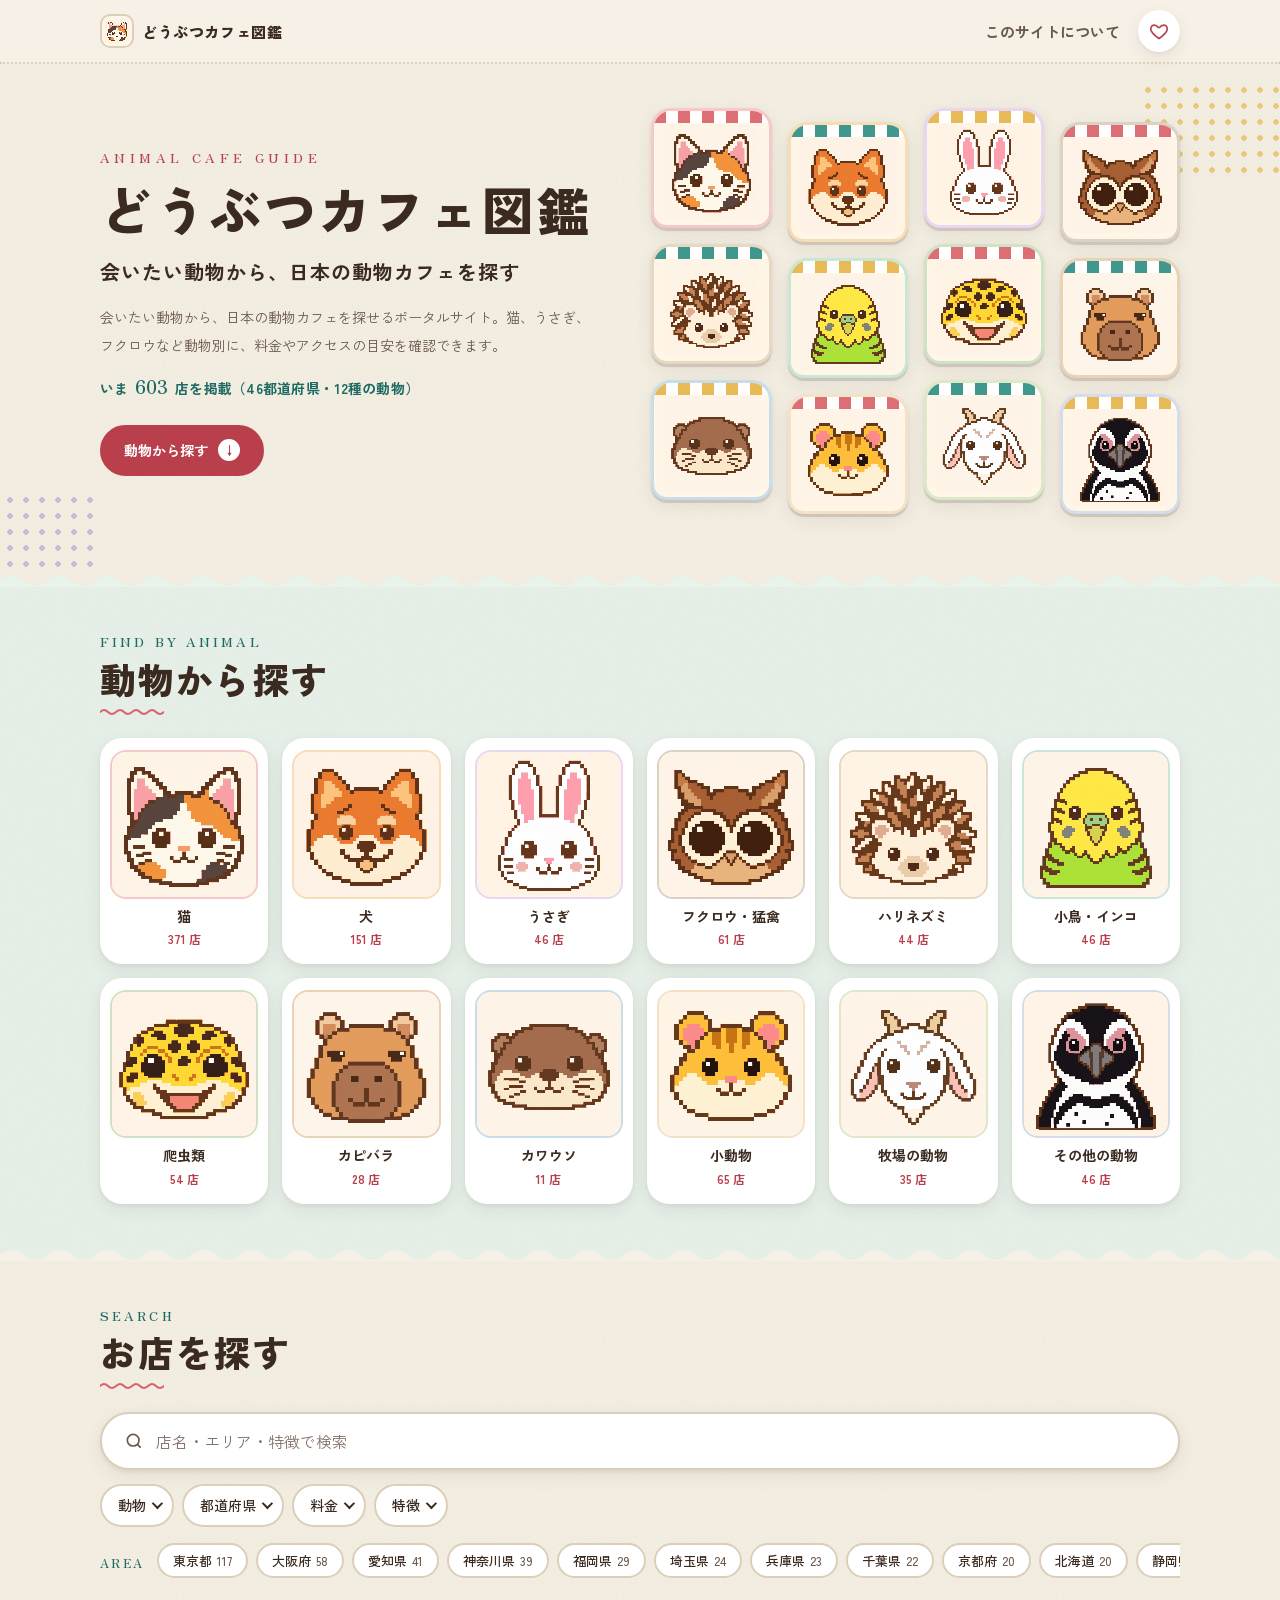
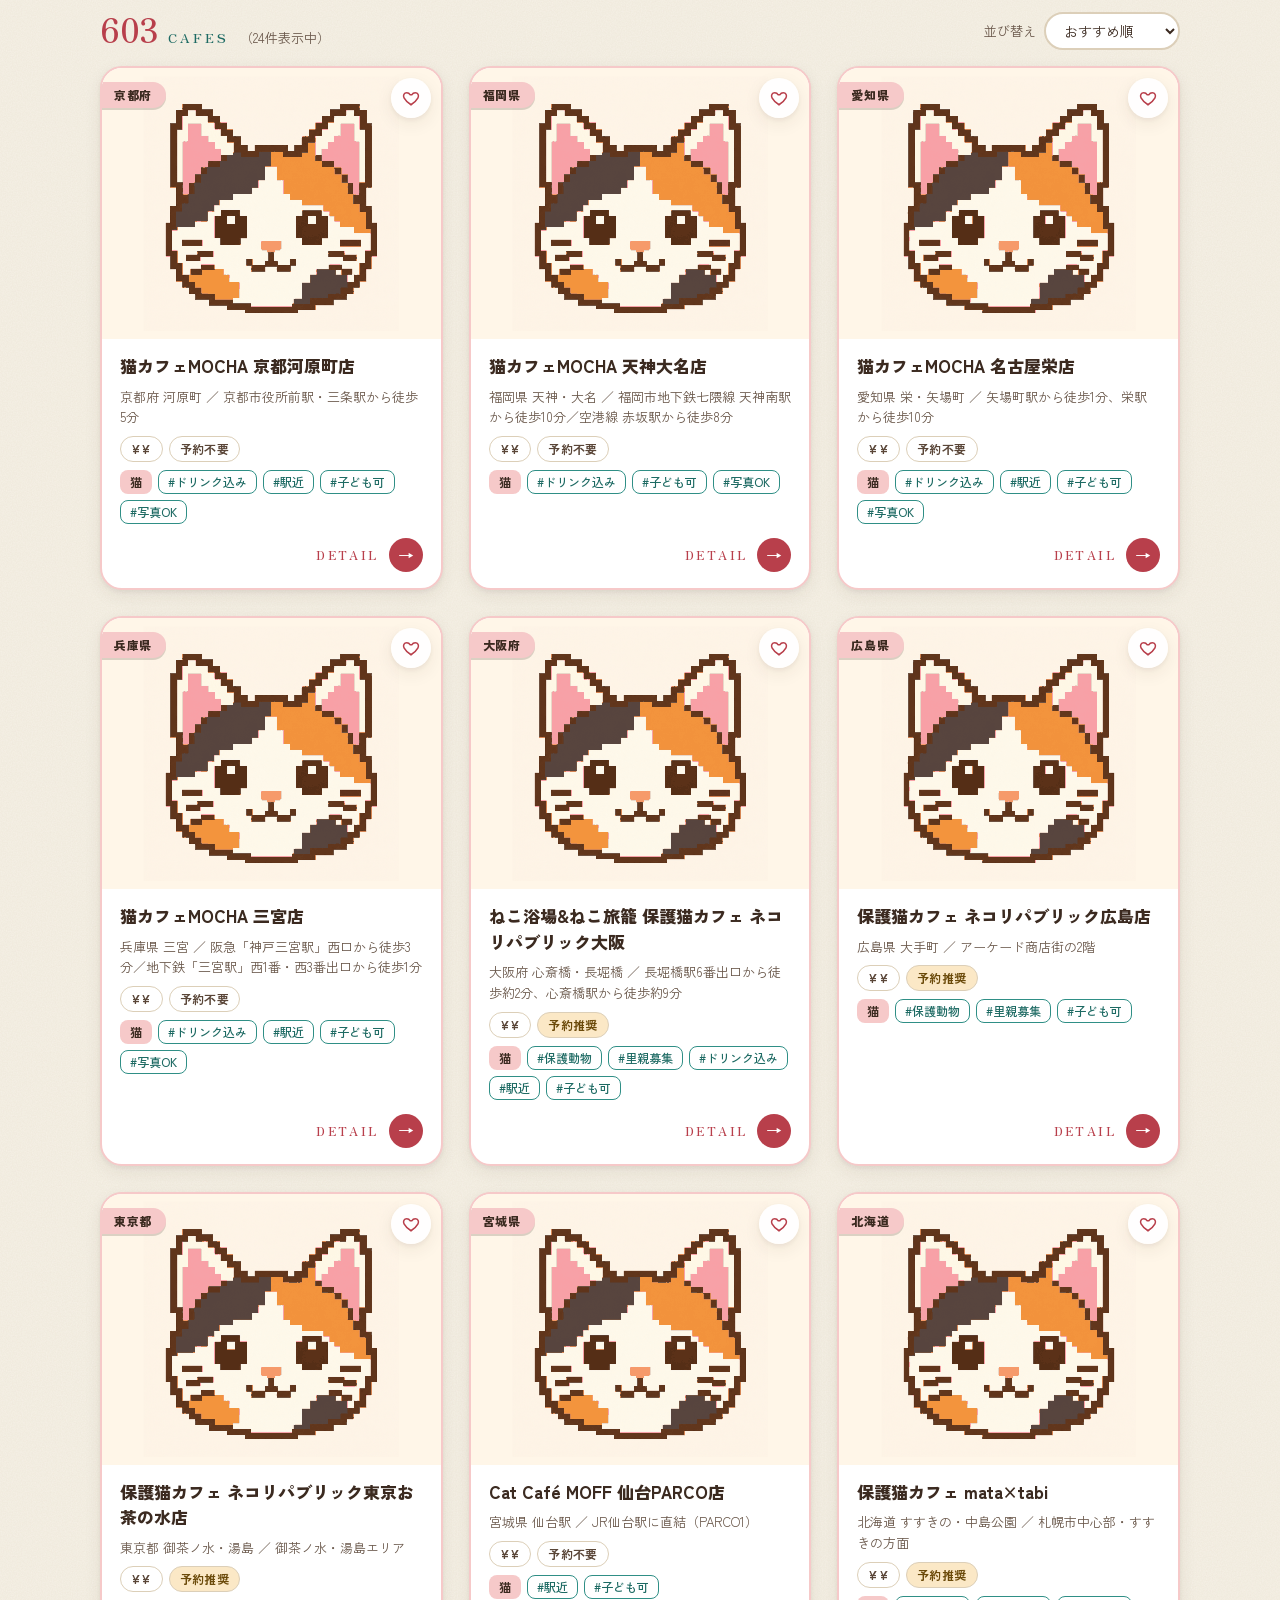
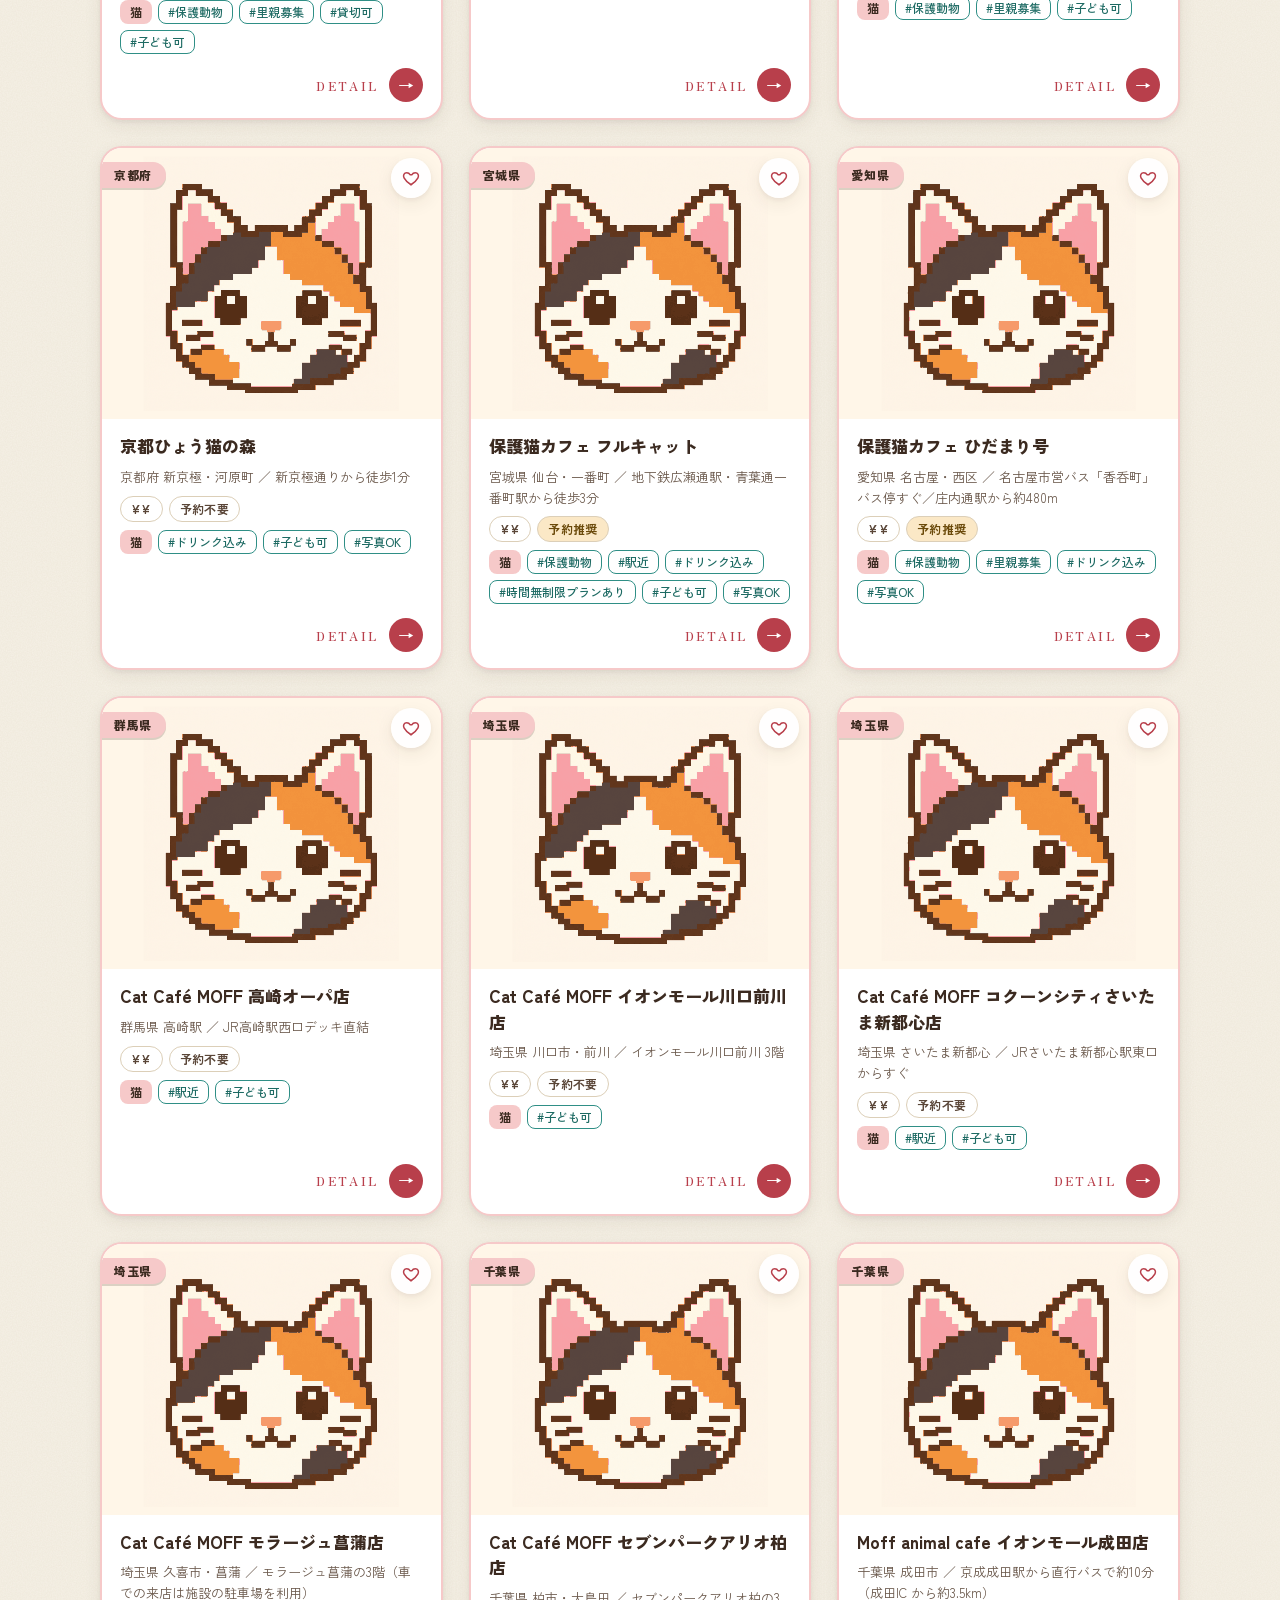
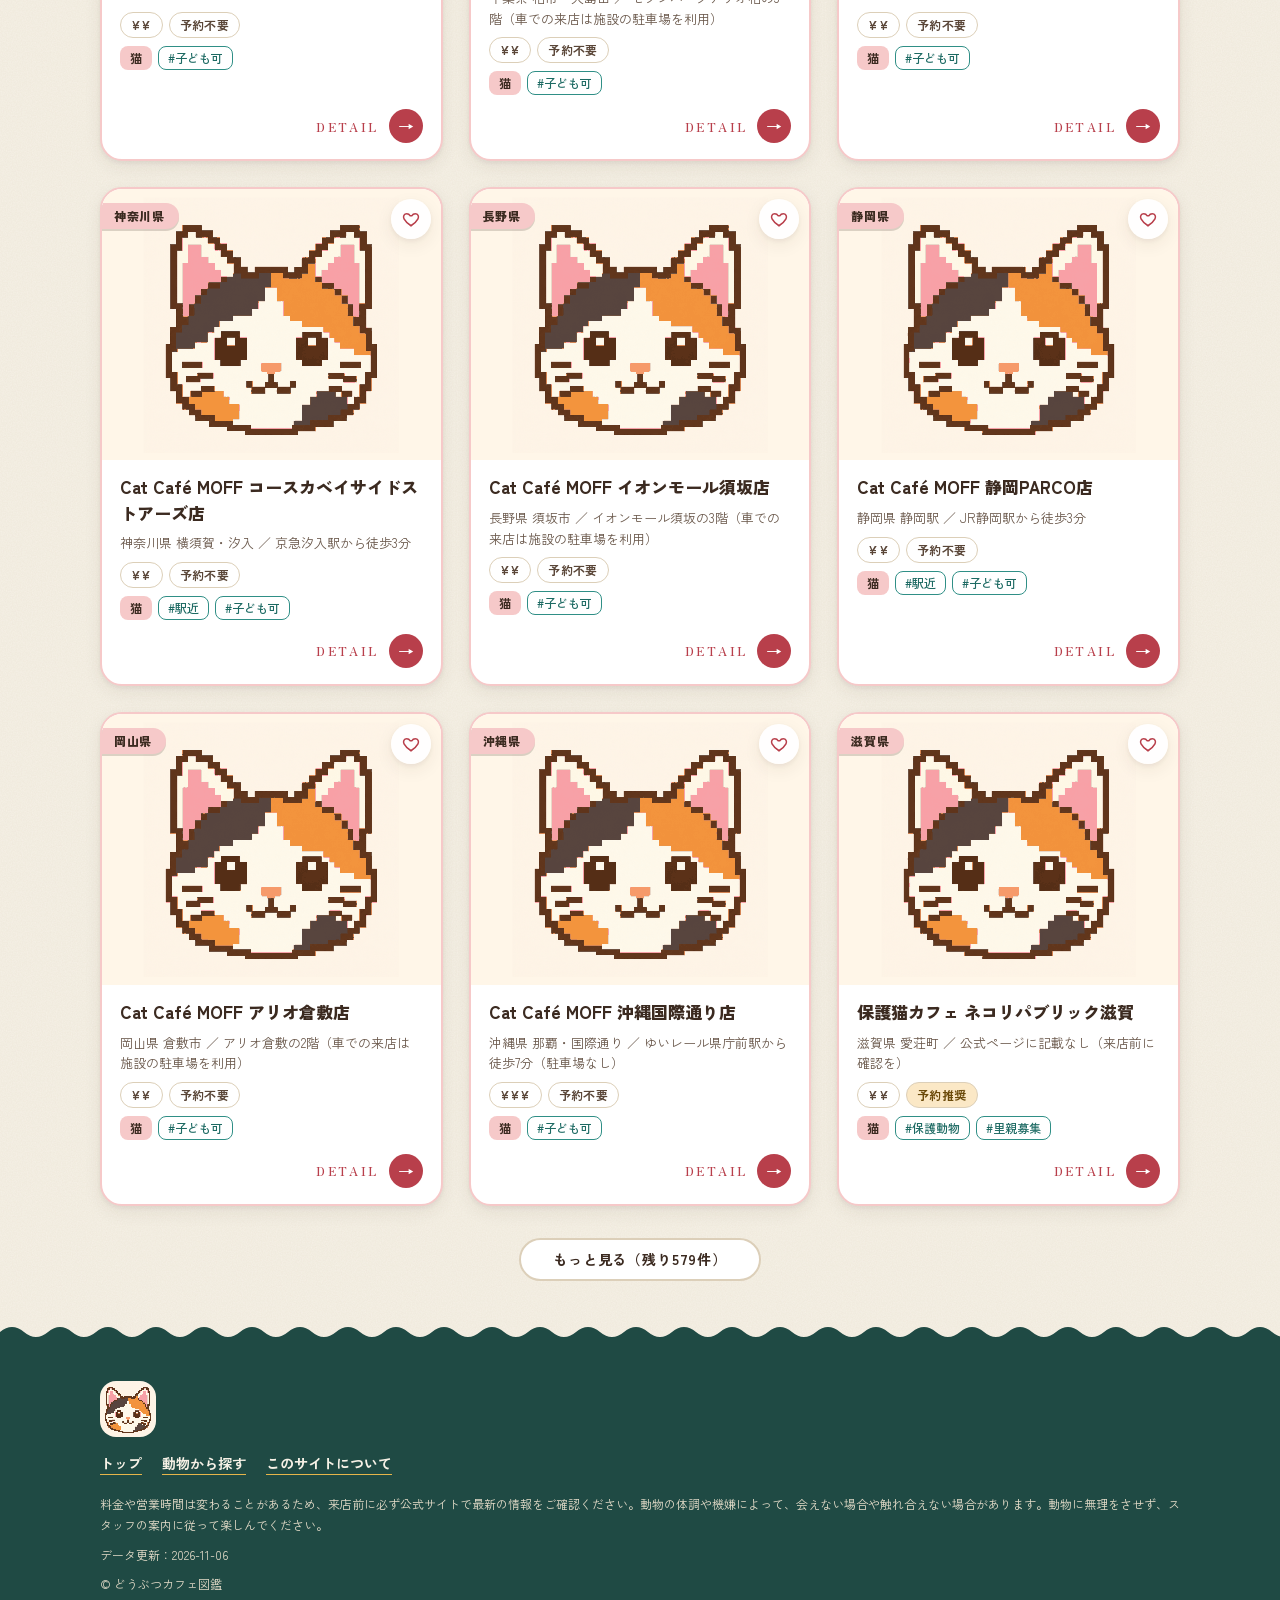
<file: site/index.html>
<!doctype html>
<html lang="ja">
<head>
<meta charset="utf-8">
<meta name="viewport" content="width=device-width, initial-scale=1">
<title>どうぶつカフェ図鑑</title>
<meta name="description" content="会いたい動物から、日本の動物カフェを探せるポータルサイト。猫、うさぎ、フクロウなど動物別に、料金やアクセスの目安を確認できます。">
<meta property="og:title" content="どうぶつカフェ図鑑">
<meta property="og:description" content="会いたい動物から、日本の動物カフェを探せるポータルサイト。猫、うさぎ、フクロウなど動物別に、料金やアクセスの目安を確認できます。">
<meta property="og:type" content="website">
<meta property="og:image" content="img/ogp.png">
<meta property="og:locale" content="ja_JP">
<meta name="twitter:card" content="summary_large_image">
<link rel="preconnect" href="https://fonts.googleapis.com">
<link rel="preconnect" href="https://fonts.gstatic.com" crossorigin>
<link href="https://fonts.googleapis.com/css2?family=Zen+Kaku+Gothic+New:wght@400;500;700;900&family=Zen+Old+Mincho:wght@500;700&display=swap" rel="stylesheet">
<link rel="icon" href="img/favicon.svg" type="image/svg+xml">
<link rel="stylesheet" href="css/style.css">
<!-- Google AdSense -->
<script async src="https://pagead2.googlesyndication.com/pagead/js/adsbygoogle.js?client=ca-pub-9990610420404495" crossorigin="anonymous"></script>
</head>
<body data-page="index">
<div id="app"></div>
<script src="data.js"></script>
<script src="js/app.js"></script>
</body>
</html>
</file>
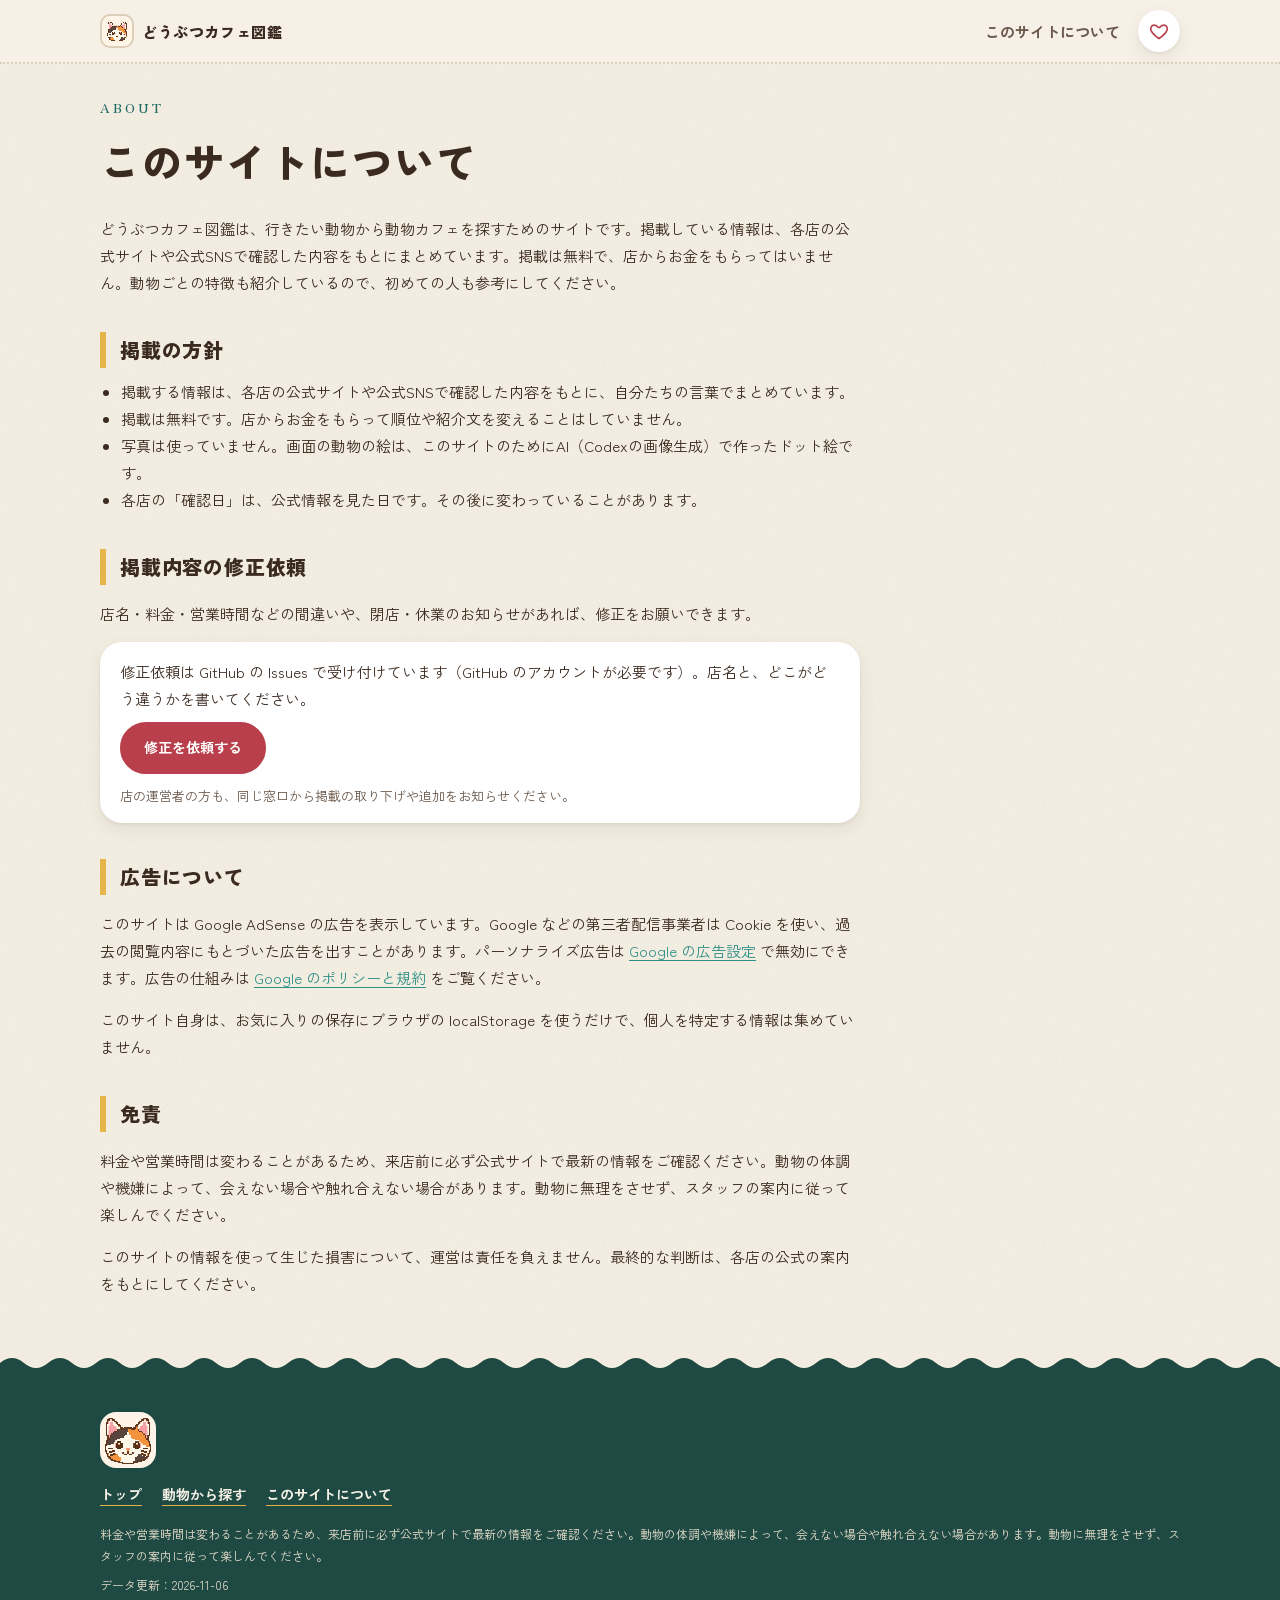
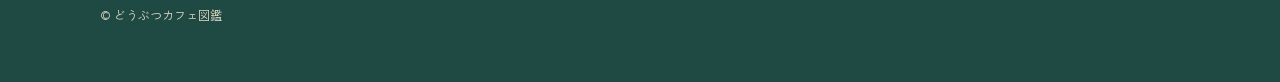
<file: site/about.html>
<!doctype html>
<html lang="ja">
<head>
<meta charset="utf-8">
<meta name="viewport" content="width=device-width, initial-scale=1">
<title>このサイトについて | どうぶつカフェ図鑑</title>
<meta name="description" content="どうぶつカフェ図鑑の掲載方針、修正依頼のご案内、免責事項をまとめたページです。">
<meta property="og:title" content="このサイトについて | どうぶつカフェ図鑑">
<meta property="og:description" content="どうぶつカフェ図鑑の掲載方針、修正依頼のご案内、免責事項をまとめたページです。">
<meta property="og:type" content="website">
<meta property="og:image" content="img/ogp.png">
<meta property="og:locale" content="ja_JP">
<meta name="twitter:card" content="summary_large_image">
<link rel="preconnect" href="https://fonts.googleapis.com">
<link rel="preconnect" href="https://fonts.gstatic.com" crossorigin>
<link href="https://fonts.googleapis.com/css2?family=Zen+Kaku+Gothic+New:wght@400;500;700;900&family=Zen+Old+Mincho:wght@500;700&display=swap" rel="stylesheet">
<link rel="icon" href="img/favicon.svg" type="image/svg+xml">
<link rel="stylesheet" href="css/style.css">
<!-- Google AdSense -->
<script async src="https://pagead2.googlesyndication.com/pagead/js/adsbygoogle.js?client=ca-pub-9990610420404495" crossorigin="anonymous"></script>
</head>
<body data-page="about">
<div id="app"></div>
<script src="data.js"></script>
<script src="js/app.js"></script>
</body>
</html>
</file>
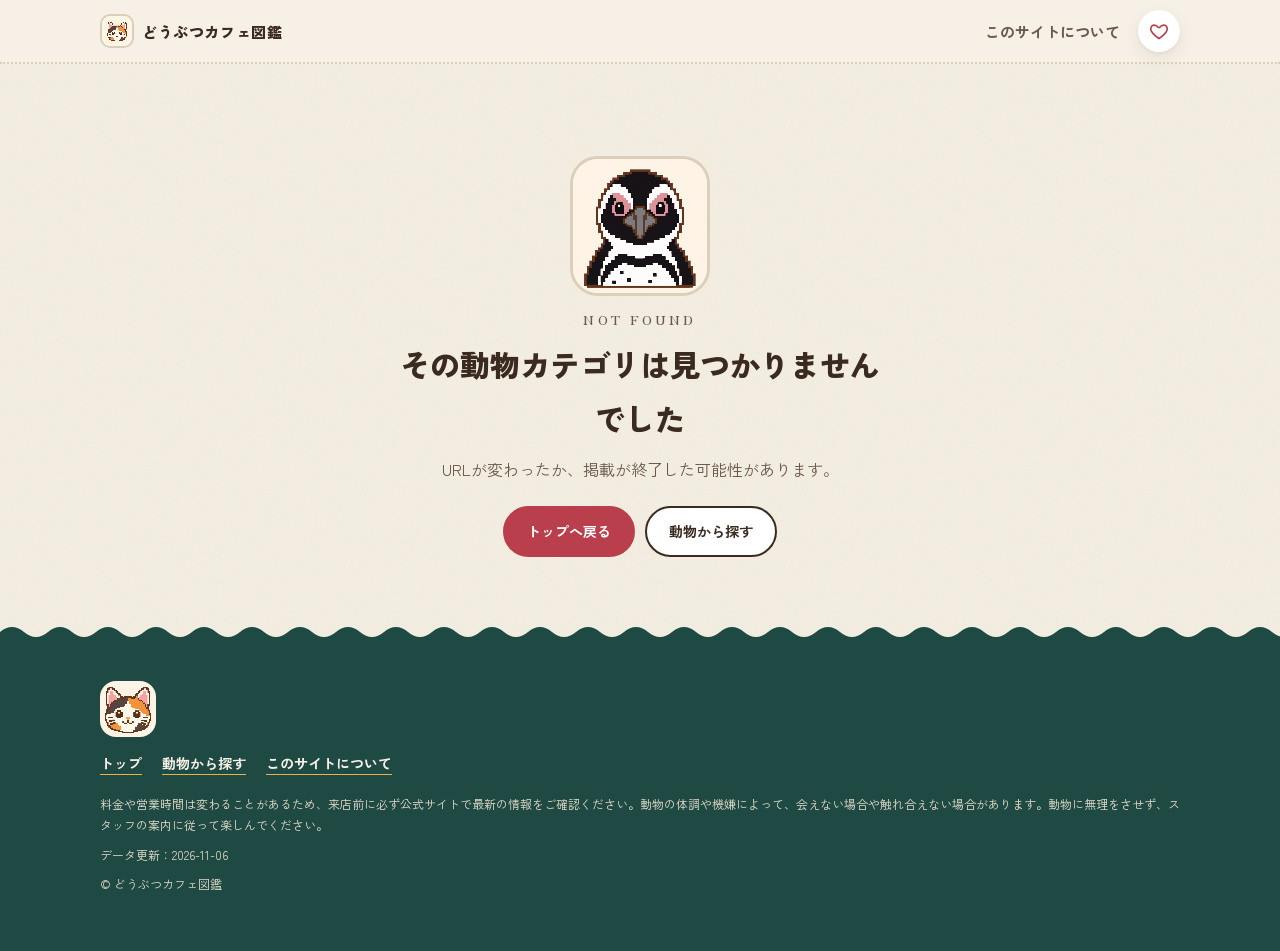
<file: site/animal.html>
<!doctype html>
<html lang="ja">
<head>
<meta charset="utf-8">
<meta name="viewport" content="width=device-width, initial-scale=1">
<title>動物別の動物カフェ一覧 | どうぶつカフェ図鑑</title>
<meta name="description" content="会いたい動物から、日本の動物カフェを探せるポータルサイト。猫、うさぎ、フクロウなど動物別に、料金やアクセスの目安を確認できます。">
<meta property="og:title" content="動物別の動物カフェ一覧 | どうぶつカフェ図鑑">
<meta property="og:description" content="会いたい動物から、日本の動物カフェを探せるポータルサイト。猫、うさぎ、フクロウなど動物別に、料金やアクセスの目安を確認できます。">
<meta property="og:type" content="website">
<meta property="og:image" content="img/ogp.png">
<meta property="og:locale" content="ja_JP">
<meta name="twitter:card" content="summary_large_image">
<link rel="preconnect" href="https://fonts.googleapis.com">
<link rel="preconnect" href="https://fonts.gstatic.com" crossorigin>
<link href="https://fonts.googleapis.com/css2?family=Zen+Kaku+Gothic+New:wght@400;500;700;900&family=Zen+Old+Mincho:wght@500;700&display=swap" rel="stylesheet">
<link rel="icon" href="img/favicon.svg" type="image/svg+xml">
<link rel="stylesheet" href="css/style.css">
<!-- Google AdSense -->
<script async src="https://pagead2.googlesyndication.com/pagead/js/adsbygoogle.js?client=ca-pub-9990610420404495" crossorigin="anonymous"></script>
</head>
<body data-page="animal">
<div id="app"></div>
<script src="data.js"></script>
<script src="js/app.js"></script>
</body>
</html>
</file>
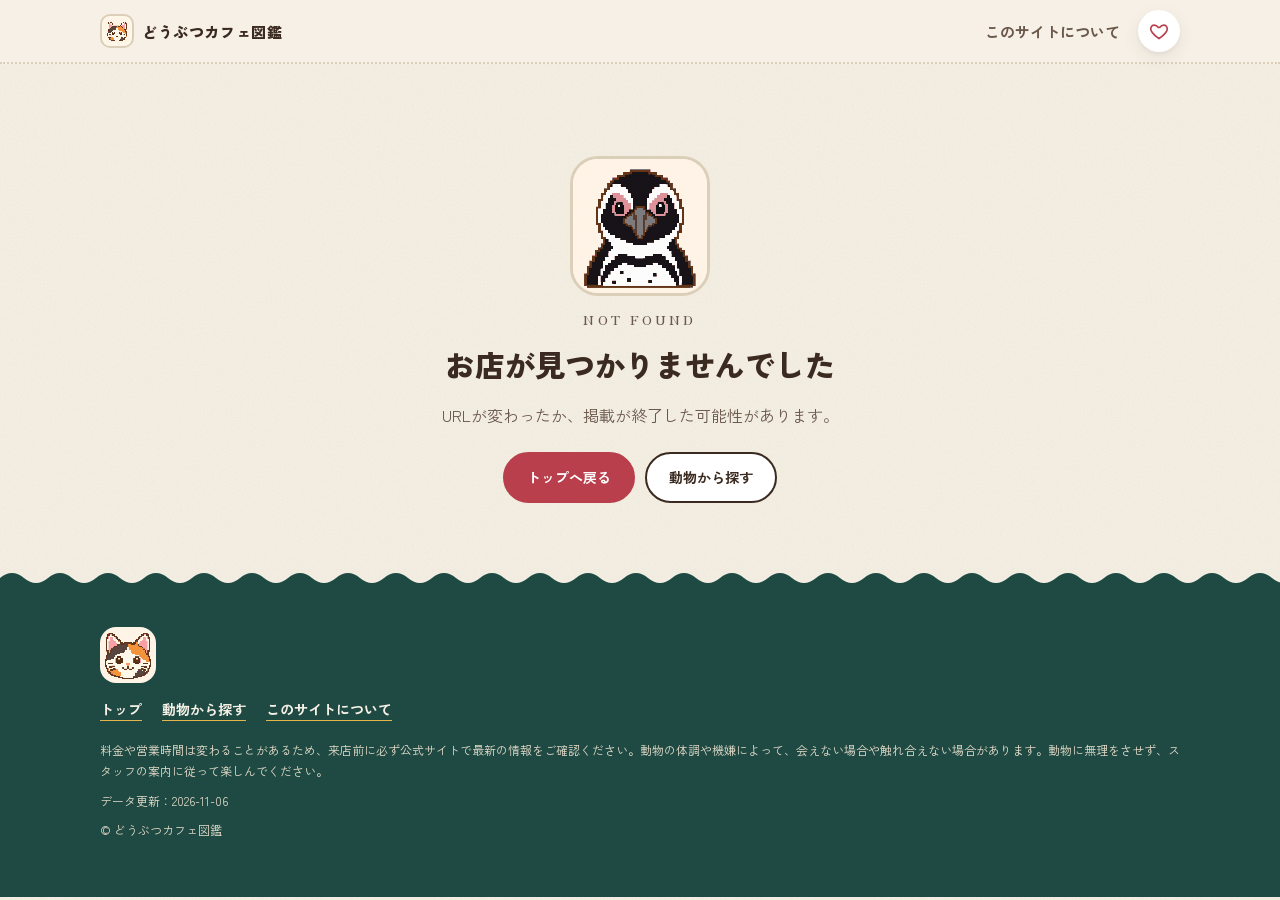
<file: site/cafe.html>
<!doctype html>
<html lang="ja">
<head>
<meta charset="utf-8">
<meta name="viewport" content="width=device-width, initial-scale=1">
<title>動物カフェの詳細 | どうぶつカフェ図鑑</title>
<meta name="description" content="会いたい動物から、日本の動物カフェを探せるポータルサイト。猫、うさぎ、フクロウなど動物別に、料金やアクセスの目安を確認できます。">
<meta property="og:title" content="動物カフェの詳細 | どうぶつカフェ図鑑">
<meta property="og:description" content="会いたい動物から、日本の動物カフェを探せるポータルサイト。猫、うさぎ、フクロウなど動物別に、料金やアクセスの目安を確認できます。">
<meta property="og:type" content="website">
<meta property="og:image" content="img/ogp.png">
<meta property="og:locale" content="ja_JP">
<meta name="twitter:card" content="summary_large_image">
<link rel="preconnect" href="https://fonts.googleapis.com">
<link rel="preconnect" href="https://fonts.gstatic.com" crossorigin>
<link href="https://fonts.googleapis.com/css2?family=Zen+Kaku+Gothic+New:wght@400;500;700;900&family=Zen+Old+Mincho:wght@500;700&display=swap" rel="stylesheet">
<link rel="icon" href="img/favicon.svg" type="image/svg+xml">
<link rel="stylesheet" href="css/style.css">
<!-- Google AdSense -->
<script async src="https://pagead2.googlesyndication.com/pagead/js/adsbygoogle.js?client=ca-pub-9990610420404495" crossorigin="anonymous"></script>
</head>
<body data-page="cafe">
<div id="app"></div>
<script src="data.js"></script>
<script src="js/app.js"></script>
</body>
</html>
</file>
<file: site/css/style.css>
/* どうぶつカフェ図鑑 — 紙の質感・ドット絵・複数アクセントの見た目 */
:root{
 --paper:#F6F1E6;--mint:#E8F3EC;--card:#fff;--px-bg:#FFF6E8;
 --ink:#3B2A20;--sub:#6A584B;--line:#DCCFB9;
 --coral:#D9626B;--coral-d:#B83F4B;--teal:#2F8F86;--teal-d:#1D6A63;--mustard:#E6B54A;--lav:#A99BD1;--forest:#1F4A44;
 --r:22px;--shadow:0 2px 4px rgba(59,42,32,.06),0 6px 18px rgba(59,42,32,.07);
 --tex:url("data:image/svg+xml,%3Csvg xmlns='http://www.w3.org/2000/svg' width='220' height='220'%3E%3Cfilter id='n'%3E%3CfeTurbulence type='fractalNoise' baseFrequency='.8' numOctaves='2' stitchTiles='stitch'/%3E%3CfeColorMatrix values='0 0 0 0 .35 0 0 0 0 .25 0 0 0 0 .15 0 0 0 .09 0'/%3E%3C/filter%3E%3Crect width='100%25' height='100%25' filter='url(%23n)'/%3E%3C/svg%3E");
 --serif:"Zen Old Mincho","Hiragino Mincho ProN","Yu Mincho",serif;
}
*{box-sizing:border-box}
html{scroll-behavior:smooth}
body{margin:0;background:var(--paper) var(--tex);color:var(--ink);font-family:"Zen Kaku Gothic New","Hiragino Sans","Yu Gothic",system-ui,sans-serif;line-height:1.8;-webkit-font-smoothing:antialiased;overflow-x:hidden}
a{color:inherit;text-decoration:none}
img{display:block;max-width:100%}
button{font:inherit;color:inherit;cursor:pointer}
.wrap{max-width:1120px;margin:0 auto;padding:0 20px}
:focus-visible{outline:3px solid var(--teal-d);outline-offset:2px;border-radius:8px}
.px{image-rendering:pixelated;image-rendering:crisp-edges;image-rendering:pixelated}
.px.fb{image-rendering:auto;object-fit:contain}
.eyebrow,.en{font-family:var(--serif);font-weight:700;font-size:13px;letter-spacing:.24em;color:var(--teal-d);text-transform:uppercase}
button:active,.btn:active,.chip:active,.pill:active{transform:scale(.98)}

/* bands */
.band{position:relative;background:var(--paper) var(--tex);padding:44px 0 56px}
.band.b-mint{background-color:var(--mint)}
.band.b-top{padding-top:20px}
.band+.band::before{content:"";position:absolute;left:0;right:0;top:-13px;height:14px;background:url("data:image/svg+xml,%3Csvg xmlns='http://www.w3.org/2000/svg' width='48' height='14' viewBox='0 0 48 14'%3E%3Cpath d='M0 14V8Q12 -2 24 8T48 8V14Z' fill='%23F6F1E6'/%3E%3C/svg%3E") repeat-x bottom left/48px 14px;pointer-events:none;z-index:2}
.band.b-mint::before{background-image:url("data:image/svg+xml,%3Csvg xmlns='http://www.w3.org/2000/svg' width='48' height='14' viewBox='0 0 48 14'%3E%3Cpath d='M0 14V8Q12 -2 24 8T48 8V14Z' fill='%23E8F3EC'/%3E%3C/svg%3E")!important}
.sec-title{display:flex;flex-direction:column;align-items:flex-start;gap:0;margin:0 0 22px;position:relative;padding-bottom:14px}
.sec-title h2{margin:0;font-size:clamp(26px,4.4vw,36px);font-weight:900;letter-spacing:.06em;line-height:1.35}
.sec-title .sub{font-size:14px;color:var(--sub);font-weight:500}
.sec-title::after{content:"";position:absolute;left:0;bottom:0;width:64px;height:8px;background:url("data:image/svg+xml,%3Csvg xmlns='http://www.w3.org/2000/svg' width='16' height='8' viewBox='0 0 16 8'%3E%3Cpath d='M0 4Q4 0 8 4T16 4' fill='none' stroke='%23D9626B' stroke-width='2' stroke-linecap='round'/%3E%3C/svg%3E") repeat-x left/16px 8px}

/* header */
.hdr{position:sticky;top:0;z-index:30;background:rgba(246,241,230,.94);backdrop-filter:blur(8px);border-bottom:2px dotted var(--line)}
.hdr .wrap{display:flex;align-items:center;justify-content:space-between;height:62px;gap:8px}
.logo{display:flex;align-items:center;gap:8px;font-weight:900;font-size:15px;letter-spacing:.04em;white-space:nowrap}
.logo-px{width:34px;height:34px;padding:3px;border-radius:10px;background:var(--px-bg);border:2px solid var(--line);flex:none}
.hnav{display:flex;align-items:center;gap:10px}
.hnav .about-link{font-size:15px;font-weight:700;color:var(--sub);padding:6px 8px;white-space:nowrap}
.hnav .about-link:hover{color:var(--coral-d)}
.favlink{position:relative;display:inline-flex;align-items:center;justify-content:center;width:42px;height:42px;border-radius:50%;background:#fff;box-shadow:var(--shadow);transition:transform .15s;flex:none}
.favlink:hover{transform:translateY(-2px)}
.favlink svg{width:20px;height:20px;fill:none;stroke:var(--coral-d);stroke-width:2}
.badge{position:absolute;top:-4px;right:-4px;min-width:20px;height:20px;padding:0 5px;border-radius:10px;background:var(--coral-d);color:#fff;font-size:11px;font-weight:700;line-height:20px;text-align:center}
.badge[hidden]{display:none}

/* hero */
.b-hero{padding:44px 0 72px;overflow:hidden}
.b-hero::after{content:"";position:absolute;right:-10px;top:18px;width:150px;height:96px;background:radial-gradient(var(--mustard) 2.5px,transparent 3px) 0 0/16px 16px;opacity:.7;pointer-events:none}
.b-hero::before{content:"";position:absolute;left:-30px;bottom:14px;width:130px;height:80px;background:radial-gradient(var(--lav) 2.5px,transparent 3px) 0 0/16px 16px;opacity:.6;pointer-events:none}
.band.b-hero+.band::before{z-index:2}
.hero{display:grid;grid-template-columns:1fr;gap:32px;align-items:center;position:relative;z-index:1}
@media(min-width:900px){.hero{grid-template-columns:1fr 1.05fr;gap:48px}}
.hero .eyebrow{color:var(--coral-d);letter-spacing:.34em}
.hero h1{margin:8px 0 14px;font-size:clamp(34px,4.4vw,52px);font-weight:900;line-height:1.2;letter-spacing:.05em}
.hero .tagline{margin:0;font-size:clamp(16px,2.2vw,20px);font-weight:700;letter-spacing:.05em;line-height:1.8}
.hero .desc{margin:14px 0 0;max-width:540px;font-size:14px;color:var(--sub);line-height:1.95}
.hero-cta{margin-top:22px}
.collage{display:grid;grid-template-columns:repeat(4,1fr);gap:10px}
@media(min-width:900px){.collage{gap:16px}}
.win{position:relative;aspect-ratio:1;border-radius:20px 20px 16px 16px;background:var(--px-bg);border:3px solid var(--c);box-shadow:0 3px 0 rgba(59,42,32,.12),var(--shadow);overflow:hidden;display:flex;align-items:flex-end;justify-content:center}
.win::before{content:"";position:absolute;left:0;right:0;top:0;height:12px;background:repeating-linear-gradient(90deg,var(--coral) 0 12px,#fff 12px 24px);z-index:1;opacity:.92}
.win .px{width:84%;height:auto;margin-bottom:5%}
.win .px.fb{width:84%}
@media(min-width:900px){.win:nth-child(4n+2),.win:nth-child(4n+4){transform:translateY(14px)}.collage{padding-bottom:14px}}
.win:nth-child(3n+2)::before{background:repeating-linear-gradient(90deg,var(--teal) 0 12px,#fff 12px 24px)}
.win:nth-child(3n)::before{background:repeating-linear-gradient(90deg,var(--mustard) 0 12px,#fff 12px 24px)}

/* animal tiles */
.tiles{display:grid;grid-template-columns:repeat(6,1fr);gap:14px}
.tile{--c:#eee;position:relative;display:flex;flex-direction:column;align-items:center;background:var(--card);border-radius:var(--r);box-shadow:var(--shadow);padding:10px 8px 12px;text-align:center;border:2px solid transparent;transition:transform .18s,box-shadow .18s,border-color .18s}
.tile:hover{transform:translateY(-5px);box-shadow:0 10px 24px rgba(59,42,32,.16);border-color:var(--c)}
.tpx{display:block;width:100%;aspect-ratio:1;border-radius:16px;background:var(--px-bg);border:2px solid var(--c);overflow:hidden}
.tpx .px{width:100%;height:100%;object-fit:contain}
.tile .nm{display:block;font-size:14px;font-weight:700;margin-top:8px;line-height:1.4}
.tile .ct{display:block;font-size:12px;color:var(--coral-d);font-weight:700;margin-top:2px}
.tile.zero .tpx{opacity:.7}
.tile.zero .ct{color:var(--sub);font-weight:500}
.tiles-sec{scroll-margin-top:62px}

.crumb{font-size:13px;color:var(--sub);margin:0 0 16px}
.crumb a:hover{color:var(--coral-d);text-decoration:underline}
.animal-head{display:flex;align-items:center;gap:22px;padding:6px 0 4px}
.apx{flex:none;width:132px;height:132px;border-radius:26px;background:var(--px-bg);border:3px solid var(--c);box-shadow:var(--shadow);overflow:hidden}
.apx .px{width:100%;height:100%;object-fit:contain}
.animal-head h1{margin:2px 0 0;font-size:clamp(28px,5vw,42px);font-weight:900;letter-spacing:.04em;display:flex;align-items:baseline;gap:12px;flex-wrap:wrap;line-height:1.3}
.animal-head .cnt{font-size:15px;font-weight:700;color:var(--coral-d);letter-spacing:.04em}
.animal-head p{margin:6px 0 0;color:var(--sub);font-size:14px;max-width:680px}

/* search + filters */
.search{display:flex;align-items:center;gap:10px;background:#fff;border-radius:999px;box-shadow:var(--shadow);padding:0 22px;height:58px;border:2px solid var(--line)}
.search:focus-within{border-color:var(--teal-d)}
.search svg{width:20px;height:20px;stroke:var(--sub);fill:none;stroke-width:2;flex:none}
.search input{flex:1;border:0;outline:0;background:transparent;font:inherit;font-size:16px;color:var(--ink);height:100%;min-width:0}
.search input::placeholder{color:#85726A}
.pills{display:flex;flex-wrap:wrap;gap:8px;margin-top:14px;align-items:center}
.pill{display:inline-flex;align-items:center;gap:6px;border:2px solid var(--line);background:#fff;border-radius:999px;padding:7px 12px 7px 16px;font-size:14px;font-weight:500;transition:border-color .15s,background-color .15s,color .15s,transform .08s}
.pill:hover{border-color:var(--teal)}
.pill .n{background:var(--coral-d);color:#fff;border-radius:10px;font-size:11px;font-weight:700;padding:0 7px;line-height:18px}
.pill .car{width:8px;height:8px;border-right:2px solid currentColor;border-bottom:2px solid currentColor;transform:rotate(45deg) translateY(-2px);transition:transform .15s}
.pill[aria-expanded=true]{background:var(--ink);color:#fff;border-color:var(--ink)}
.pill[aria-expanded=true] .car{transform:rotate(-135deg) translateY(-2px)}
.pill.on:not([aria-expanded=true]){border-color:var(--coral-d)}
.clear{border:0;background:none;color:var(--sub);text-decoration:underline;font-size:13px;padding:8px}
.panel{background:#fff;border-radius:var(--r);box-shadow:var(--shadow);padding:16px 20px;margin-top:10px;display:grid;grid-template-columns:repeat(auto-fill,minmax(180px,1fr));gap:4px 16px;max-height:320px;overflow:auto}
.panel[hidden]{display:none}
.panel label{display:flex;align-items:center;gap:8px;font-size:14px;padding:5px 0;cursor:pointer}
.panel input{accent-color:var(--teal-d);width:16px;height:16px;margin:0}
.panel small{color:var(--sub);margin-left:auto}
.chips-row{display:flex;align-items:center;gap:10px;margin-top:12px}
.chips-row .lbl{flex:none;font-family:var(--serif);font-size:12px;font-weight:700;letter-spacing:.2em;color:var(--teal-d)}
.chips{display:flex;gap:8px;overflow-x:auto;padding:4px 2px 8px;scrollbar-width:thin;-webkit-overflow-scrolling:touch}
.chip{flex:none;white-space:nowrap;border:2px solid var(--line);background:#fff;border-radius:999px;padding:4px 14px;font-size:13px;font-weight:500;transition:border-color .15s,background-color .15s,color .15s,transform .08s}
.chip small{color:var(--sub);margin-left:5px;font-size:12px}
.chip:hover{border-color:var(--teal)}
.chip[aria-pressed=true]{background:var(--teal-d);border-color:var(--teal-d);color:#fff}
.chip[aria-pressed=true] small{color:#fff}
.count{display:flex;align-items:baseline;gap:10px;margin:26px 0 16px;flex-wrap:wrap}
.count .num{font-family:var(--serif);font-size:clamp(24px,2.6vw,34px);font-weight:700;line-height:1;color:var(--coral-d)}
.count .shown{font-size:13px;color:var(--sub)}
.sortbox{margin-left:auto;display:flex;align-items:center;gap:8px;font-size:13px;color:var(--sub);align-self:center}
.sortbox select{font:inherit;font-size:14px;color:var(--ink);background:#fff;border:2px solid var(--line);border-radius:999px;padding:6px 14px;cursor:pointer}
.more{display:flex;justify-content:center;margin-top:32px}
.more button{border:2px solid var(--line);background:#fff;border-radius:999px;padding:7px 32px;font-size:14px;font-weight:700;letter-spacing:.06em;color:var(--ink);transition:background .15s,color .15s,transform .1s}
.more button:hover{border-color:var(--ink)}
.more[hidden]{display:none}

/* cards */
.grid{display:grid;grid-template-columns:1fr;gap:22px;position:relative}
@media(min-width:640px){.grid{grid-template-columns:repeat(2,1fr)}}
@media(min-width:960px){.grid{grid-template-columns:repeat(3,1fr);gap:26px}}
.card{--c:#eee;position:relative;background:var(--card);border-radius:var(--r);border:2px solid var(--c);box-shadow:var(--shadow);overflow:hidden;display:flex;flex-direction:column;transition:transform .15s,box-shadow .15s}
.card:hover{transform:translateY(-2px);box-shadow:0 8px 22px rgba(59,42,32,.14)}
.card:has(h3 a:focus-visible){outline:3px solid var(--teal-d);outline-offset:2px}
.thumb{position:relative;aspect-ratio:5/4;background:var(--px-bg);display:flex;align-items:center;justify-content:center;overflow:hidden}
.thumb img.px{position:absolute;left:50%;top:50%;transform:translate(-50%,-50%);height:94%;width:auto;aspect-ratio:1;object-fit:contain}
.thumb img.px.fb{height:80%}
.thumb img.photo{position:absolute;inset:0;width:100%;height:100%;object-fit:cover}
.ribbon{position:absolute;left:0;top:14px;background:var(--c);color:var(--ink);font-size:12px;font-weight:900;letter-spacing:.06em;line-height:1;padding:7px 14px 7px 12px;border-radius:0 999px 999px 0;box-shadow:0 2px 0 rgba(59,42,32,.18)}
.card .body{padding:14px 18px 16px;display:flex;flex-direction:column;gap:8px;flex:1}
.card h3{margin:0;font-size:17px;font-weight:900;line-height:1.5;text-wrap:pretty;display:-webkit-box;-webkit-line-clamp:2;-webkit-box-orient:vertical;overflow:hidden}
.card h3 a::after{content:"";position:absolute;inset:0}
.card h3 a:focus-visible{outline:0}
.area{font-size:13px;color:var(--sub);line-height:1.6}
.badges{display:flex;flex-wrap:wrap;gap:6px}
.bdg{display:inline-flex;align-items:center;gap:4px;font-size:12px;font-weight:700;line-height:1;padding:6px 10px;border-radius:999px;background:#fff;border:1.5px solid #DCCFB8;color:#5A4638;letter-spacing:.03em}
.bdg.rv-reco{background:#FBE8C6;color:#6B4A0A}
.bdg.rv-must{background:var(--coral-d);color:#fff}
.tags{display:flex;flex-wrap:wrap;gap:6px}
.tag{font-size:12px;line-height:1;padding:5px 9px;border-radius:8px;border:1.5px solid var(--teal);color:var(--teal-d);font-weight:500;background:#fff}
.tag.an{border-color:transparent;background:var(--c,#eee);color:var(--ink);font-weight:700}
.detail-link{margin-top:auto;padding-top:6px;display:flex;align-items:center;justify-content:flex-end;gap:10px;font-family:var(--serif);font-size:12px;font-weight:700;letter-spacing:.2em;color:var(--coral-d)}
.go{display:inline-flex;align-items:center;justify-content:center;width:34px;height:34px;border-radius:50%;background:var(--coral-d);color:#fff;font-style:normal;font-family:inherit;font-size:16px;letter-spacing:0;transition:transform .2s}
.card:hover .go{transform:translateX(3px)}
.fbtn{position:absolute;top:10px;right:10px;z-index:2;width:40px;height:40px;border-radius:50%;border:0;background:rgba(255,255,255,.95);display:flex;align-items:center;justify-content:center;box-shadow:var(--shadow)}
.fbtn svg,.favbig svg{width:18px;height:18px;fill:none;stroke:var(--coral-d);stroke-width:2}
.fbtn[aria-pressed=true] svg,.favbig[aria-pressed=true] svg{fill:var(--coral-d);stroke:var(--coral-d)}
.empty-px{position:relative;display:block;width:112px;height:112px;margin:0 auto 10px;border-radius:22px;background:var(--px-bg);border:3px solid var(--line);overflow:hidden}
.empty-px .px{width:100%;height:100%;object-fit:contain}
.empty-px::after{content:"";position:absolute;left:26%;width:48%;top:51%;height:15%;background:#FFF6EA;opacity:0;animation:blink 120ms ease-in-out 700ms 1 both}
@keyframes blink{0%,100%{opacity:0}30%,70%{opacity:1}}
.empty p{margin:0}
.empty{grid-column:1/-1;background:#fff;border-radius:var(--r);padding:48px 20px;text-align:center;color:var(--sub);box-shadow:var(--shadow)}

/* not found */
.notfound{text-align:center;padding:48px 12px 24px;max-width:520px;margin:0 auto}
.nf-px{width:140px;height:140px;margin:0 auto 12px;border-radius:28px;background:var(--px-bg);border:3px solid var(--line);overflow:hidden}
.nf-px .px{width:100%;height:100%;object-fit:contain}
.notfound h1{margin:6px 0 10px;font-size:clamp(22px,4vw,30px);font-weight:900}
.notfound p{color:var(--sub);margin:0 0 6px}
.nf-actions{display:flex;flex-wrap:wrap;gap:10px;justify-content:center;margin-top:22px}

/* detail */
.detail{display:grid;grid-template-columns:1fr;gap:28px;margin-top:8px}
@media(min-width:880px){.detail{grid-template-columns:1fr 1.05fr;gap:44px}}
.detail .thumb{aspect-ratio:1;border-radius:28px;border:3px solid var(--c);box-shadow:var(--shadow);max-width:560px;width:100%}
.detail .thumb img.px{height:88%}
.detail h1{margin:4px 0 12px;font-size:clamp(26px,4vw,36px);font-weight:900;line-height:1.4}
.detail .badges{margin-bottom:14px}
.detail .bdg{font-size:13px;padding:7px 12px}
.actions{display:flex;flex-wrap:wrap;gap:10px;margin:0 0 14px}
.btn{display:inline-flex;align-items:center;gap:10px;border-radius:999px;padding:11px 22px;font-size:14px;font-weight:700;border:2px solid var(--coral-d);background:var(--coral-d);color:#fff;transition:background .15s,border-color .15s,transform .15s}
.btn:hover{background:var(--ink);border-color:var(--ink);transform:scale(1.03)}
.btn:active{transform:scale(.98);transition-duration:.08s}
.btn.ghost{background:#fff;color:var(--ink);border-color:var(--ink)}
.btn.ghost:hover{color:#fff}
.btn .go{width:22px;height:22px;background:#fff;color:var(--coral-d);font-size:13px}
.favbig,.copybtn{display:inline-flex;align-items:center;gap:8px;border-radius:999px;padding:10px 18px;font-size:14px;font-weight:700;border:2px solid var(--line);background:#fff;transition:border-color .15s,background-color .15s,color .15s,transform .08s}
.favbig:hover,.copybtn:hover{border-color:var(--teal)}
.copybtn.done{background:var(--teal-d);border-color:var(--teal-d);color:#fff}
.meta{font-size:13px;color:var(--sub);margin-bottom:10px}
.lead{margin:16px 0;font-size:15px}
table.info{width:100%;border-collapse:separate;border-spacing:0;background:#fff;border-radius:var(--r);box-shadow:var(--shadow);overflow:hidden;margin-top:18px;font-size:14px}
.info th,.info td{padding:12px 16px;text-align:left;vertical-align:top;border-bottom:2px dotted var(--line)}
.info tr:last-child th,.info tr:last-child td{border-bottom:0}
.info th{width:7em;font-weight:700;color:var(--teal-d);white-space:nowrap}
.maplink{display:inline-block;margin-left:10px;font-size:13px;font-weight:700;color:var(--coral-d);white-space:nowrap}
.maplink:hover{text-decoration:underline}

/* about */
.about-page{max-width:760px;padding-top:12px}
.about-page h1{margin:6px 0 18px;font-size:clamp(28px,5vw,40px);font-weight:900;letter-spacing:.05em}
.about-page h2{margin:36px 0 10px;font-size:20px;font-weight:900;letter-spacing:.04em;padding-left:14px;border-left:6px solid var(--mustard)}
.about-page p,.about-page li{font-size:15px}
.about-page ul{padding-left:1.3em;margin:8px 0}
.about-page .box{background:#fff;border-radius:var(--r);box-shadow:var(--shadow);padding:16px 20px;font-size:14px}
.about-page .box p{margin:0 0 10px}.about-page .box p:last-child{margin:0}.about-page .box .note{color:var(--sub);font-size:13px}

/* footer */
.ftr{position:relative;margin-top:0;padding:44px 0 48px;background:var(--forest);color:#F6F1E6;font-size:12px}
.ftr::before{content:"";position:absolute;left:0;right:0;top:-13px;height:14px;background:url("data:image/svg+xml,%3Csvg xmlns='http://www.w3.org/2000/svg' width='48' height='14' viewBox='0 0 48 14'%3E%3Cpath d='M0 14V8Q12 -2 24 8T48 8V14Z' fill='%231F4A44'/%3E%3C/svg%3E") repeat-x bottom left/48px 14px}
.ftr .ftr-px{width:56px;height:56px;border-radius:16px;background:var(--px-bg);margin-bottom:14px}
.ftr p{margin:0 0 8px;color:#E4DCC9}
.ftr nav{display:flex;flex-wrap:wrap;gap:8px 20px;margin-bottom:16px;font-size:14px;font-weight:700}
.ftr nav a{color:#F6F1E6;text-decoration:underline;text-decoration-color:var(--mustard);text-underline-offset:5px}
.ftr nav a:hover{color:var(--mustard)}
.ftr :focus-visible{outline-color:var(--mustard)}

.chips-row[hidden]{display:none}
@media(max-width:900px){.tiles{grid-template-columns:repeat(4,1fr)}}
@media(max-width:560px){
 .wrap{padding:0 16px}
 .tiles{grid-template-columns:repeat(3,1fr);gap:10px}
 .tile{padding:7px 5px 9px}.tile .nm{font-size:12px}
 .band{padding:32px 0 44px}.b-hero{padding-top:28px}
 .collage{gap:8px}.win{border-radius:14px 14px 12px 12px;border-width:2px}.win::before{height:8px}
 .info th{width:5.5em;padding-right:6px}
 .sortbox{margin-left:0;width:100%}
 .maplink{display:block;margin:4px 0 0}
 .apx{width:88px;height:88px;border-radius:20px}.animal-head{gap:14px}
 .logo{font-size:14px;letter-spacing:.01em;gap:6px}.logo-px{width:28px;height:28px;border-radius:8px;padding:2px}
 .hnav{gap:2px}.hnav .about-link{font-size:14px;padding:6px 4px}
 .hdr .wrap{gap:4px}
}
@media(prefers-reduced-motion:reduce){*{transition:none!important;animation:none!important;scroll-behavior:auto!important}.card:hover,.tile:hover,.favlink:hover,.card:hover .go,.btn:hover{transform:none}button:active,.btn:active,.chip:active,.pill:active{transform:none}.empty-px::after{display:none}}

.hero .fact{margin:10px 0 0;font-size:14px;font-weight:700;color:var(--teal-d,#1D6A63);letter-spacing:.02em}
.hero .fact b{font-family:var(--serif);font-size:1.35em;font-weight:700;margin:0 2px}
.about-page p a:not(.btn){color:var(--teal);text-decoration:underline;text-underline-offset:3px}
</file>
